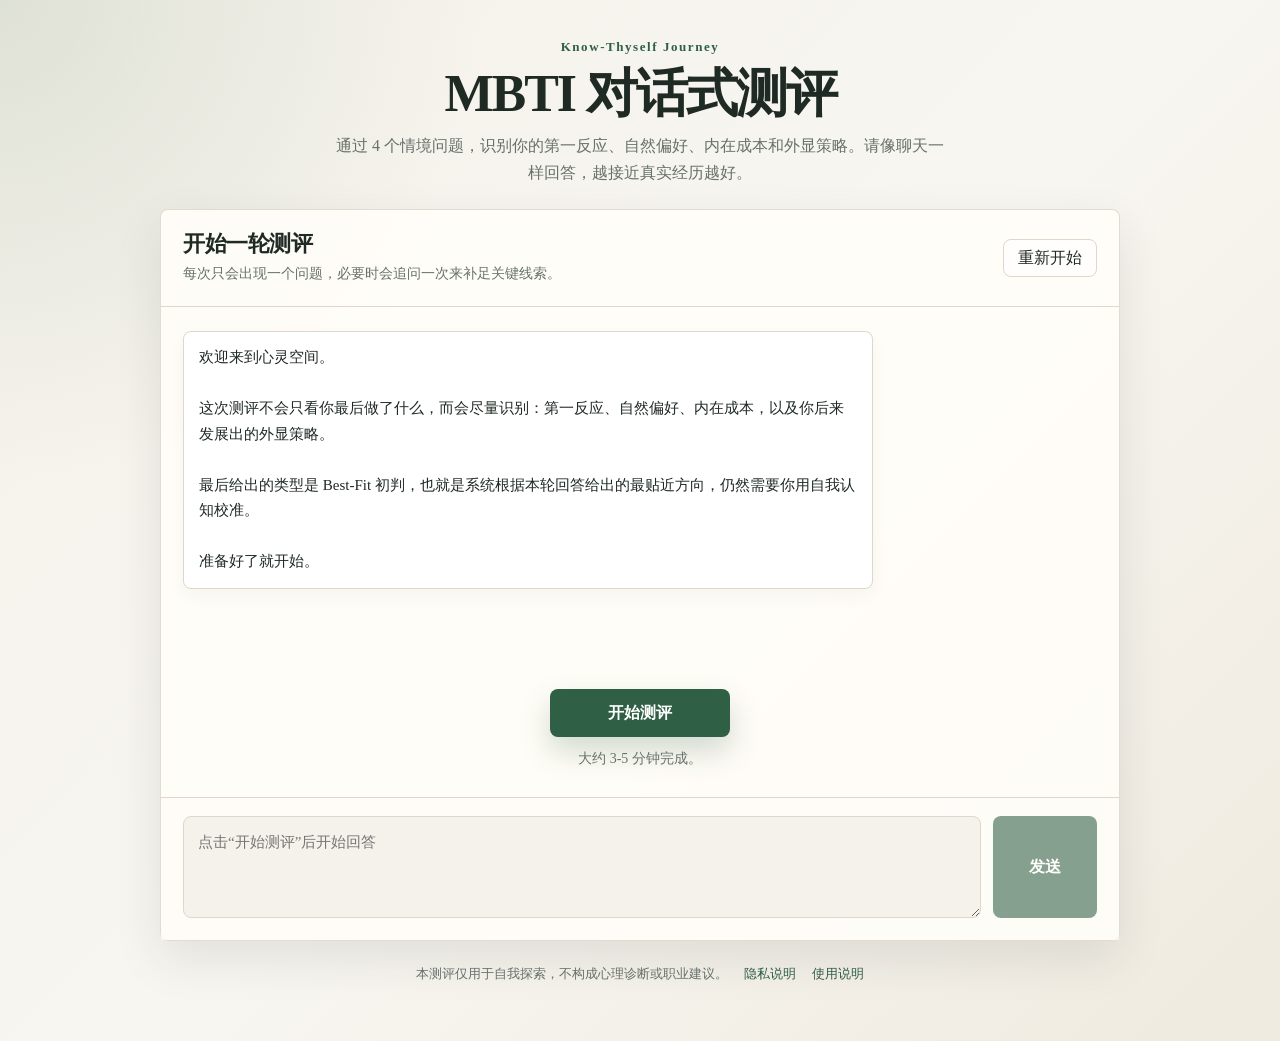
<file: index.html>
<!doctype html>
<html lang="zh-CN">
  <head>
    <meta charset="utf-8" />
    <meta name="viewport" content="width=device-width, initial-scale=1" />
    <meta
      name="description"
      content="Know-Thyself Journey 的 MBTI 对话式测评，通过 4 个情境问题探索自然偏好、外显策略和内在成本。"
    />
    <title>Know-Thyself Journey｜MBTI 对话式测评</title>
    <style>
      :root {
        --page: #f4f1ea;
        --paper: #fffdf8;
        --paper-strong: #ffffff;
        --ink: #1f2a24;
        --muted: #66716a;
        --line: #ded7ca;
        --agent: #ffffff;
        --user: #dfeade;
        --accent: #2f5f45;
        --accent-hover: #254b37;
        --danger: #a23b2a;
        --shadow: 0 18px 48px rgba(31, 42, 36, 0.1);
        --radius: 8px;
      }

      * {
        box-sizing: border-box;
      }

      html {
        min-height: 100%;
        background:
          radial-gradient(circle at top left, rgba(111, 143, 106, 0.16), transparent 30rem),
          linear-gradient(135deg, #f4f1ea 0%, #f8f6f1 52%, #efeadf 100%);
      }

      body {
        margin: 0;
        min-height: 100%;
        color: var(--ink);
        font-family:
          "Songti SC",
          "Noto Serif CJK SC",
          "Source Han Serif SC",
          "PingFang SC",
          "Hiragino Sans GB",
          "Microsoft YaHei",
          serif;
        line-height: 1.7;
      }

      button,
      textarea {
        font: inherit;
      }

      button {
        border: 0;
      }

      .page-shell {
        width: min(960px, calc(100vw - 32px));
        margin: 0 auto;
        padding: 36px 0 56px;
      }

      .hero {
        max-width: 760px;
        margin: 0 auto 22px;
        text-align: center;
      }

      .eyebrow {
        margin: 0 0 8px;
        color: var(--accent);
        font-size: 13px;
        font-weight: 700;
        letter-spacing: 0.12em;
      }

      h1,
      h2,
      p {
        margin-top: 0;
      }

      h1 {
        margin-bottom: 10px;
        font-size: clamp(32px, 5vw, 52px);
        line-height: 1.08;
        letter-spacing: -0.04em;
      }

      .subtitle {
        margin: 0 auto;
        max-width: 620px;
        color: var(--muted);
        font-size: 16px;
      }

      .experience-card,
      .report-panel {
        border: 1px solid rgba(222, 215, 202, 0.86);
        border-radius: var(--radius);
        background: rgba(255, 253, 248, 0.92);
        box-shadow: var(--shadow);
      }

      .card-header,
      .report-header {
        display: flex;
        align-items: center;
        justify-content: space-between;
        gap: 18px;
        padding: 20px 22px;
        border-bottom: 1px solid var(--line);
      }

      .card-header h2,
      .report-header h2 {
        margin: 0;
        font-size: 22px;
        line-height: 1.3;
        letter-spacing: -0.02em;
      }

      .card-header p {
        margin: 4px 0 0;
        color: var(--muted);
        font-size: 14px;
      }

      .messages {
        min-height: 380px;
        max-height: 58vh;
        overflow-y: auto;
        padding: 24px 22px 8px;
        scroll-behavior: smooth;
      }

      .message {
        display: flex;
        margin-bottom: 16px;
      }

      .message.user {
        justify-content: flex-end;
      }

      .message.agent {
        justify-content: flex-start;
      }

      .bubble {
        max-width: min(690px, 86%);
        padding: 13px 15px;
        border: 1px solid var(--line);
        border-radius: var(--radius);
        background: var(--agent);
        color: var(--ink);
        font-size: 15px;
        white-space: pre-wrap;
        box-shadow: 0 8px 18px rgba(31, 42, 36, 0.04);
      }

      .message.user .bubble {
        border-color: #cbdcc8;
        background: var(--user);
      }

      .start-area {
        display: grid;
        justify-items: center;
        gap: 10px;
        padding: 2px 22px 26px;
      }

      .start-area.is-hidden,
      .report-panel.is-hidden {
        display: none;
      }

      .start-area p {
        margin: 0;
        color: var(--muted);
        font-size: 14px;
      }

      .start-button,
      .composer button {
        min-height: 48px;
        border-radius: var(--radius);
        background: var(--accent);
        color: #fff;
        cursor: pointer;
        font-weight: 700;
        transition:
          background 160ms ease,
          transform 160ms ease,
          box-shadow 160ms ease;
      }

      .start-button {
        min-width: 180px;
        padding: 0 26px;
        font-size: 16px;
        box-shadow: 0 14px 30px rgba(47, 95, 69, 0.22);
      }

      .start-button:hover,
      .composer button:hover {
        background: var(--accent-hover);
        transform: translateY(-1px);
      }

      .ghost-button {
        min-height: 38px;
        padding: 0 14px;
        border: 1px solid var(--line);
        border-radius: var(--radius);
        background: rgba(255, 255, 255, 0.62);
        color: var(--ink);
        cursor: pointer;
      }

      button:disabled {
        cursor: not-allowed;
        opacity: 0.58;
        transform: none;
      }

      .composer {
        display: grid;
        grid-template-columns: 1fr 104px;
        gap: 12px;
        padding: 18px 22px 22px;
        border-top: 1px solid var(--line);
        background: rgba(255, 253, 248, 0.72);
      }

      textarea {
        width: 100%;
        min-height: 72px;
        max-height: 190px;
        resize: vertical;
        border: 1px solid var(--line);
        border-radius: var(--radius);
        padding: 13px 14px;
        outline: none;
        background: #fff;
        color: var(--ink);
        font-size: 15px;
        line-height: 1.65;
      }

      textarea:focus {
        border-color: rgba(47, 95, 69, 0.58);
        box-shadow: 0 0 0 4px rgba(47, 95, 69, 0.1);
      }

      textarea:disabled {
        background: #f5f2eb;
        color: var(--muted);
      }

      .report-panel {
        margin-top: 22px;
        overflow: hidden;
      }

      .report-header {
        align-items: flex-start;
        background: rgba(255, 255, 255, 0.5);
      }

      .report-content {
        padding: 26px 30px 32px;
        background: var(--paper-strong);
        color: var(--ink);
        font-size: 16px;
        line-height: 1.85;
        user-select: text;
      }

      .report-summary-grid {
        display: grid;
        grid-template-columns: repeat(3, minmax(0, 1fr));
        gap: 12px;
        margin-bottom: 18px;
      }

      .summary-card,
      .report-block,
      .dimension-card,
      .feedback-panel {
        border: 1px solid var(--line);
        border-radius: var(--radius);
        background: #fffdf8;
      }

      .summary-card {
        padding: 14px;
      }

      .summary-card span,
      .report-kicker {
        display: block;
        color: var(--muted);
        font-size: 12px;
        font-weight: 700;
        letter-spacing: 0.08em;
      }

      .summary-card strong {
        display: block;
        margin-top: 5px;
        font-size: 18px;
        line-height: 1.35;
      }

      .report-block {
        margin-top: 14px;
        padding: 18px;
      }

      .report-block h3,
      .report-details summary {
        margin: 0 0 10px;
        font-size: 18px;
        line-height: 1.35;
        letter-spacing: -0.01em;
      }

      .report-block p {
        margin: 0 0 10px;
      }

      .report-list {
        margin: 0;
        padding-left: 1.2em;
      }

      .report-list li + li {
        margin-top: 6px;
      }

      .dimension-grid {
        display: grid;
        grid-template-columns: repeat(2, minmax(0, 1fr));
        gap: 12px;
        margin-top: 12px;
      }

      .strength-chart {
        display: grid;
        gap: 16px;
        margin-top: 14px;
      }

      .axis-row {
        display: grid;
        grid-template-columns: 88px 1fr 120px;
        gap: 14px;
        align-items: center;
      }

      .axis-title {
        display: grid;
        gap: 2px;
      }

      .axis-title strong {
        font-size: 15px;
        line-height: 1.25;
      }

      .axis-title span,
      .axis-note {
        color: var(--muted);
        font-size: 12px;
        line-height: 1.35;
      }

      .axis-wrap {
        display: grid;
        gap: 7px;
      }

      .axis-labels {
        display: flex;
        justify-content: space-between;
        color: var(--muted);
        font-size: 13px;
        font-weight: 700;
      }

      .axis-track {
        position: relative;
        height: 28px;
        border: 1px solid var(--line);
        border-radius: 999px;
        background:
          linear-gradient(90deg, rgba(47, 95, 69, 0.06), rgba(47, 95, 69, 0.02) 50%, rgba(47, 95, 69, 0.06)),
          #fff;
        overflow: hidden;
      }

      .axis-track::before {
        position: absolute;
        top: 0;
        bottom: 0;
        left: 50%;
        width: 1px;
        background: rgba(31, 42, 36, 0.22);
        content: "";
      }

      .axis-band {
        position: absolute;
        top: 4px;
        bottom: 4px;
        left: var(--band-left);
        width: var(--band-width);
        border-radius: 999px;
        background: rgba(47, 95, 69, 0.82);
        box-shadow: 0 4px 12px rgba(47, 95, 69, 0.2);
      }

      .axis-row.is-variable .axis-band {
        background: rgba(137, 92, 37, 0.78);
        box-shadow: 0 4px 12px rgba(137, 92, 37, 0.18);
      }

      .axis-row.is-unclear .axis-band {
        background: rgba(102, 113, 106, 0.45);
        box-shadow: none;
      }

      .axis-strategy {
        position: absolute;
        top: 2px;
        bottom: 2px;
        left: var(--strategy-left);
        width: 2px;
        border-radius: 999px;
        background: #1f2a24;
        transform: translateX(-1px);
      }

      .axis-score {
        justify-self: end;
        min-width: 82px;
        padding: 5px 9px;
        border-radius: 999px;
        background: #edf3e9;
        color: var(--accent);
        font-size: 13px;
        font-weight: 700;
        text-align: center;
      }

      .axis-row.is-variable .axis-score {
        background: #f5ece2;
        color: #895c25;
      }

      .axis-row.is-unclear .axis-score {
        background: #efede8;
        color: var(--muted);
      }

      .axis-legend {
        display: flex;
        flex-wrap: wrap;
        gap: 12px;
        margin-top: 12px;
        color: var(--muted);
        font-size: 13px;
      }

      .legend-item {
        display: inline-flex;
        align-items: center;
        gap: 6px;
      }

      .legend-swatch {
        display: inline-block;
        width: 22px;
        height: 10px;
        border-radius: 999px;
        background: rgba(47, 95, 69, 0.82);
      }

      .legend-line {
        display: inline-block;
        width: 2px;
        height: 16px;
        border-radius: 999px;
        background: #1f2a24;
      }

      .dimension-card {
        padding: 14px;
      }

      .dimension-card h4 {
        margin: 0 0 8px;
        font-size: 16px;
      }

      .dimension-card p {
        margin: 6px 0 0;
        color: var(--muted);
        font-size: 14px;
        line-height: 1.65;
      }

      .tag-row {
        display: flex;
        flex-wrap: wrap;
        gap: 8px;
        margin-top: 10px;
      }

      .tag {
        display: inline-flex;
        align-items: center;
        min-height: 28px;
        padding: 4px 9px;
        border-radius: 999px;
        background: #edf3e9;
        color: #2f5f45;
        font-size: 13px;
        font-weight: 700;
      }

      .tag.is-variable {
        background: #f5ece2;
        color: #895c25;
      }

      .report-details {
        margin-top: 14px;
        border: 1px solid var(--line);
        border-radius: var(--radius);
        background: #fffdf8;
      }

      .report-details summary {
        margin: 0;
        padding: 15px 18px;
        cursor: pointer;
        list-style-position: inside;
      }

      .report-details-body {
        padding: 0 18px 18px;
      }

      .feedback-panel {
        margin: 0 30px 30px;
        padding: 18px;
        background: #fbf7ef;
      }

      .feedback-panel h3 {
        margin: 0 0 6px;
        font-size: 18px;
      }

      .feedback-panel p {
        margin: 0 0 12px;
        color: var(--muted);
        font-size: 14px;
      }

      .feedback-form {
        display: grid;
        gap: 14px;
      }

      .rating-group {
        display: grid;
        grid-template-columns: repeat(5, minmax(0, 1fr));
        gap: 8px;
      }

      .rating-option {
        position: relative;
      }

      .rating-option input {
        position: absolute;
        opacity: 0;
        pointer-events: none;
      }

      .rating-option span {
        display: grid;
        min-height: 58px;
        place-items: center;
        padding: 8px;
        border: 1px solid var(--line);
        border-radius: var(--radius);
        background: #fff;
        color: var(--ink);
        cursor: pointer;
        font-size: 13px;
        line-height: 1.35;
        text-align: center;
        transition:
          border-color 160ms ease,
          background 160ms ease,
          box-shadow 160ms ease,
          transform 160ms ease;
      }

      .rating-option strong {
        display: block;
        font-size: 18px;
        line-height: 1;
      }

      .rating-option input:checked + span {
        border-color: rgba(47, 95, 69, 0.7);
        background: #edf3e9;
        box-shadow: 0 8px 20px rgba(47, 95, 69, 0.12);
        color: var(--accent);
        transform: translateY(-1px);
      }

      .feedback-field {
        display: grid;
        gap: 6px;
      }

      .feedback-field label,
      .rating-label {
        color: var(--ink);
        font-size: 14px;
        font-weight: 700;
      }

      .feedback-field small,
      .rating-help {
        color: var(--muted);
        font-size: 13px;
        line-height: 1.45;
      }

      .feedback-actions {
        display: flex;
        align-items: center;
        flex-wrap: wrap;
        gap: 12px;
      }

      .feedback-submit,
      .feedback-copy {
        min-height: 42px;
        padding: 0 18px;
        border-radius: var(--radius);
        cursor: pointer;
        font-weight: 700;
      }

      .feedback-submit {
        background: var(--accent);
        color: #fff;
      }

      .feedback-copy {
        border: 1px solid var(--line);
        background: rgba(255, 255, 255, 0.72);
        color: var(--ink);
      }

      .feedback-result {
        margin: 0;
        font-size: 14px;
      }

      .feedback-result.is-valid {
        color: var(--accent);
      }

      .feedback-result.is-invalid {
        color: var(--danger);
      }

      .feedback-result.is-syncing {
        color: var(--muted);
      }

      .sr-only {
        position: absolute;
        width: 1px;
        height: 1px;
        padding: 0;
        margin: -1px;
        overflow: hidden;
        clip: rect(0, 0, 0, 0);
        white-space: nowrap;
        border: 0;
      }

      .site-footer {
        display: flex;
        flex-wrap: wrap;
        justify-content: center;
        gap: 10px 16px;
        margin-top: 22px;
        color: var(--muted);
        font-size: 13px;
        text-align: center;
      }

      .site-footer a {
        color: var(--accent);
        text-decoration: none;
      }

      @media (max-width: 720px) {
        .page-shell {
          width: min(100vw - 20px, 100%);
          padding: 24px 0 34px;
        }

        .hero {
          text-align: left;
          padding: 0 4px;
        }

        .card-header,
        .report-header {
          align-items: flex-start;
          flex-direction: column;
          padding: 18px;
        }

        .messages {
          max-height: none;
          min-height: 340px;
          padding: 18px 16px 6px;
        }

        .bubble {
          max-width: 92%;
        }

        .composer {
          grid-template-columns: 1fr;
          padding: 16px;
        }

        .report-content {
          padding: 22px 18px 26px;
        }

        .report-summary-grid,
        .dimension-grid {
          grid-template-columns: 1fr;
        }

        .axis-row {
          grid-template-columns: 1fr;
          gap: 8px;
        }

        .axis-score {
          justify-self: start;
        }

        .feedback-panel {
          margin: 0 18px 24px;
        }

        .rating-group {
          grid-template-columns: 1fr;
        }
      }
    </style>
  </head>
  <body>
    <main class="page-shell">
      <header class="hero" aria-label="产品介绍">
        <p class="eyebrow">Know-Thyself Journey</p>
        <h1>MBTI 对话式测评</h1>
        <p class="subtitle">
          通过 4 个情境问题，识别你的第一反应、自然偏好、内在成本和外显策略。请像聊天一样回答，越接近真实经历越好。
        </p>
      </header>

      <section class="experience-card" aria-label="测评对话">
        <div class="card-header">
          <div>
            <h2>开始一轮测评</h2>
            <p>每次只会出现一个问题，必要时会追问一次来补足关键线索。</p>
          </div>
          <button id="restartButton" class="ghost-button" type="button">重新开始</button>
        </div>

        <div id="messages" class="messages" aria-live="polite"></div>

        <div id="startArea" class="start-area">
          <button id="startButton" class="start-button" type="button">开始测评</button>
          <p>大约 3-5 分钟完成。</p>
        </div>

        <form id="chatForm" class="composer">
          <label class="sr-only" for="messageInput">输入你的回答</label>
          <textarea id="messageInput" rows="3" placeholder="请在这里输入你的回答" autocomplete="off"></textarea>
          <button id="sendButton" type="submit">发送</button>
        </form>
      </section>

      <section id="reportPanel" class="report-panel is-hidden" aria-label="测评结果">
        <div class="report-header">
          <div>
            <p class="eyebrow">你的测评结果</p>
            <h2>自然偏好分析报告</h2>
          </div>
          <button id="copyReportButton" class="ghost-button" type="button">复制报告</button>
        </div>
        <article id="reportContent" class="report-content"></article>
        <section id="feedbackPanel" class="feedback-panel" aria-label="反馈入口">
          <h3>这份结果对你准确吗？</h3>
          <p>先给这份结果打分，后面两栏按你的真实感受自由填写。你写什么都可以，系统会在后台判断这条反馈适合怎样使用。</p>
          <form id="feedbackForm" class="feedback-form">
            <div>
              <div class="rating-label">结果价值评分</div>
              <p class="rating-help">5 分 = 结果很有价值和参考性；1 分 = 基本没有参考价值。</p>
              <div class="rating-group" role="radiogroup" aria-label="结果价值评分">
                <label class="rating-option"><input type="radio" name="feedbackRating" value="5" /><span><strong>5</strong>很有价值</span></label>
                <label class="rating-option"><input type="radio" name="feedbackRating" value="4" /><span><strong>4</strong>比较有参考</span></label>
                <label class="rating-option"><input type="radio" name="feedbackRating" value="3" /><span><strong>3</strong>部分有参考</span></label>
                <label class="rating-option"><input type="radio" name="feedbackRating" value="2" /><span><strong>2</strong>参考性较弱</span></label>
                <label class="rating-option"><input type="radio" name="feedbackRating" value="1" /><span><strong>1</strong>基本不准</span></label>
              </div>
            </div>
            <div class="feedback-field">
              <label for="feedbackAgreeInput">哪些地方与你的自我认知一致？</label>
              <small>可以很短，也可以很具体；比如“都一致”“TF比较准”“JP说中了”。</small>
              <textarea id="feedbackAgreeInput" rows="3" placeholder="按你的真实感受写就可以。"></textarea>
            </div>
            <div class="feedback-field">
              <label for="feedbackDisagreeInput">哪些地方你认为不准确？</label>
              <small>如果没有，也可以写“没有”“暂无”；如果有，按你自己的话写就行。</small>
              <textarea id="feedbackDisagreeInput" rows="3" placeholder="按你的真实感受写就可以。"></textarea>
            </div>
            <div class="feedback-actions">
              <button id="feedbackSubmitButton" class="feedback-submit" type="submit">提交反馈</button>
              <button id="feedbackCopyButton" class="feedback-copy" type="button" hidden>复制反馈内容</button>
              <p id="feedbackResult" class="feedback-result" aria-live="polite"></p>
            </div>
          </form>
        </section>
      </section>
      <footer class="site-footer">
        <span>本测评仅用于自我探索，不构成心理诊断或职业建议。</span>
        <a href="./privacy.html" target="_blank" rel="noopener">隐私说明</a>
        <a href="./terms.html" target="_blank" rel="noopener">使用说明</a>
      </footer>
    </main>

    <script src="./mbti_experience_v2.js?v=20260624b"></script>
  </body>
</html>
</file>
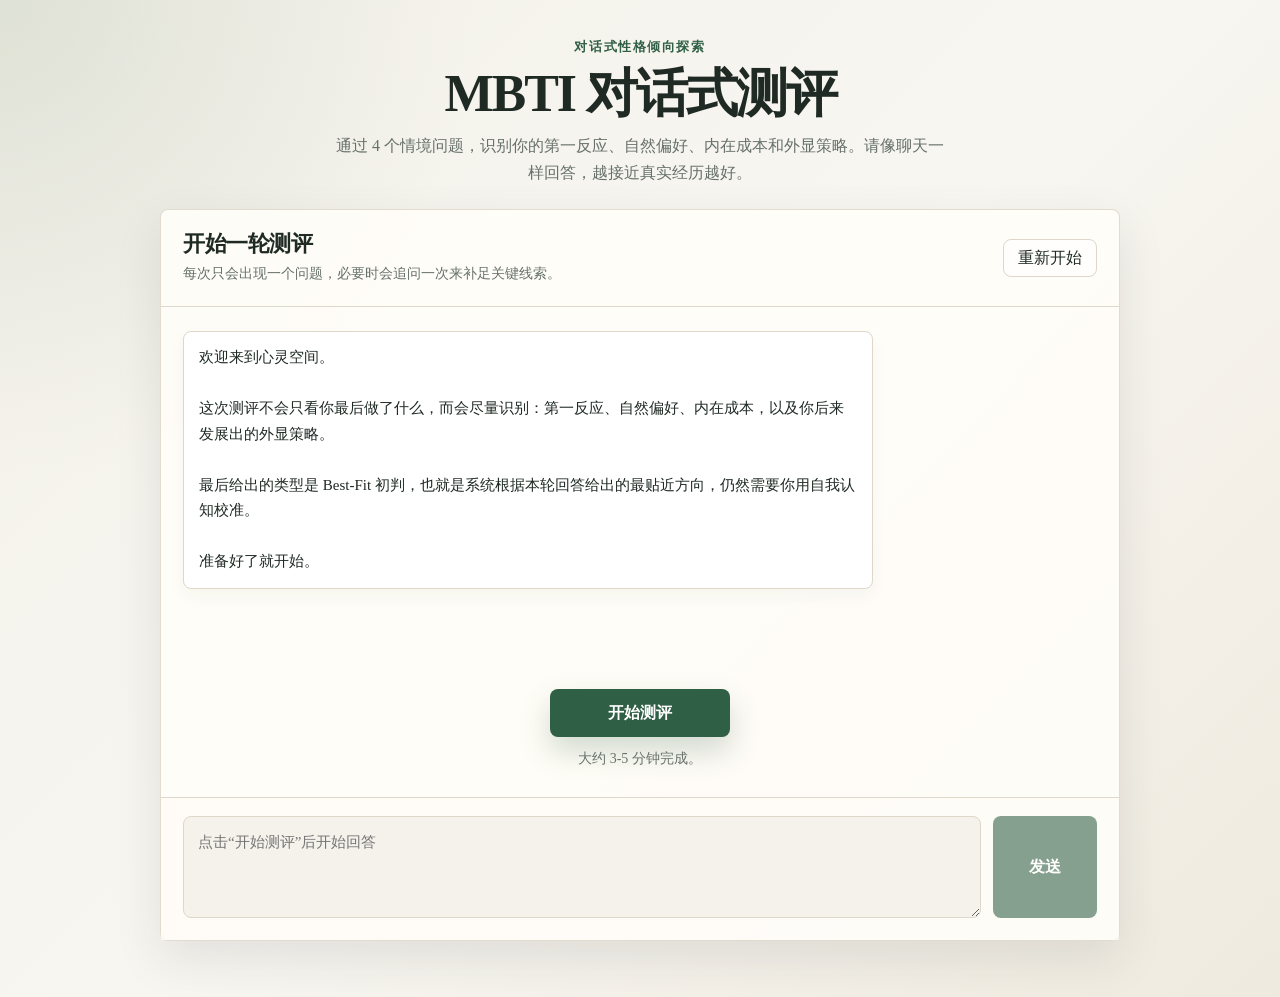
<file: MBTI_EXPERIENCE.html>
<!doctype html>
<html lang="zh-CN">
  <head>
    <meta charset="utf-8" />
    <meta name="viewport" content="width=device-width, initial-scale=1" />
    <title>MBTI 对话式测评</title>
    <style>
      :root {
        --page: #f4f1ea;
        --paper: #fffdf8;
        --paper-strong: #ffffff;
        --ink: #1f2a24;
        --muted: #66716a;
        --line: #ded7ca;
        --agent: #ffffff;
        --user: #dfeade;
        --accent: #2f5f45;
        --accent-hover: #254b37;
        --danger: #a23b2a;
        --shadow: 0 18px 48px rgba(31, 42, 36, 0.1);
        --radius: 8px;
      }

      * {
        box-sizing: border-box;
      }

      html {
        min-height: 100%;
        background:
          radial-gradient(circle at top left, rgba(111, 143, 106, 0.16), transparent 30rem),
          linear-gradient(135deg, #f4f1ea 0%, #f8f6f1 52%, #efeadf 100%);
      }

      body {
        margin: 0;
        min-height: 100%;
        color: var(--ink);
        font-family:
          "Songti SC",
          "Noto Serif CJK SC",
          "Source Han Serif SC",
          "PingFang SC",
          "Hiragino Sans GB",
          "Microsoft YaHei",
          serif;
        line-height: 1.7;
      }

      button,
      textarea {
        font: inherit;
      }

      button {
        border: 0;
      }

      .page-shell {
        width: min(960px, calc(100vw - 32px));
        margin: 0 auto;
        padding: 36px 0 56px;
      }

      .hero {
        max-width: 760px;
        margin: 0 auto 22px;
        text-align: center;
      }

      .eyebrow {
        margin: 0 0 8px;
        color: var(--accent);
        font-size: 13px;
        font-weight: 700;
        letter-spacing: 0.12em;
      }

      h1,
      h2,
      p {
        margin-top: 0;
      }

      h1 {
        margin-bottom: 10px;
        font-size: clamp(32px, 5vw, 52px);
        line-height: 1.08;
        letter-spacing: -0.04em;
      }

      .subtitle {
        margin: 0 auto;
        max-width: 620px;
        color: var(--muted);
        font-size: 16px;
      }

      .experience-card,
      .report-panel {
        border: 1px solid rgba(222, 215, 202, 0.86);
        border-radius: var(--radius);
        background: rgba(255, 253, 248, 0.92);
        box-shadow: var(--shadow);
      }

      .card-header,
      .report-header {
        display: flex;
        align-items: center;
        justify-content: space-between;
        gap: 18px;
        padding: 20px 22px;
        border-bottom: 1px solid var(--line);
      }

      .card-header h2,
      .report-header h2 {
        margin: 0;
        font-size: 22px;
        line-height: 1.3;
        letter-spacing: -0.02em;
      }

      .card-header p {
        margin: 4px 0 0;
        color: var(--muted);
        font-size: 14px;
      }

      .messages {
        min-height: 380px;
        max-height: 58vh;
        overflow-y: auto;
        padding: 24px 22px 8px;
        scroll-behavior: smooth;
      }

      .message {
        display: flex;
        margin-bottom: 16px;
      }

      .message.user {
        justify-content: flex-end;
      }

      .message.agent {
        justify-content: flex-start;
      }

      .bubble {
        max-width: min(690px, 86%);
        padding: 13px 15px;
        border: 1px solid var(--line);
        border-radius: var(--radius);
        background: var(--agent);
        color: var(--ink);
        font-size: 15px;
        white-space: pre-wrap;
        box-shadow: 0 8px 18px rgba(31, 42, 36, 0.04);
      }

      .message.user .bubble {
        border-color: #cbdcc8;
        background: var(--user);
      }

      .start-area {
        display: grid;
        justify-items: center;
        gap: 10px;
        padding: 2px 22px 26px;
      }

      .start-area.is-hidden,
      .report-panel.is-hidden {
        display: none;
      }

      .start-area p {
        margin: 0;
        color: var(--muted);
        font-size: 14px;
      }

      .start-button,
      .composer button {
        min-height: 48px;
        border-radius: var(--radius);
        background: var(--accent);
        color: #fff;
        cursor: pointer;
        font-weight: 700;
        transition:
          background 160ms ease,
          transform 160ms ease,
          box-shadow 160ms ease;
      }

      .start-button {
        min-width: 180px;
        padding: 0 26px;
        font-size: 16px;
        box-shadow: 0 14px 30px rgba(47, 95, 69, 0.22);
      }

      .start-button:hover,
      .composer button:hover {
        background: var(--accent-hover);
        transform: translateY(-1px);
      }

      .ghost-button {
        min-height: 38px;
        padding: 0 14px;
        border: 1px solid var(--line);
        border-radius: var(--radius);
        background: rgba(255, 255, 255, 0.62);
        color: var(--ink);
        cursor: pointer;
      }

      button:disabled {
        cursor: not-allowed;
        opacity: 0.58;
        transform: none;
      }

      .composer {
        display: grid;
        grid-template-columns: 1fr 104px;
        gap: 12px;
        padding: 18px 22px 22px;
        border-top: 1px solid var(--line);
        background: rgba(255, 253, 248, 0.72);
      }

      textarea {
        width: 100%;
        min-height: 72px;
        max-height: 190px;
        resize: vertical;
        border: 1px solid var(--line);
        border-radius: var(--radius);
        padding: 13px 14px;
        outline: none;
        background: #fff;
        color: var(--ink);
        font-size: 15px;
        line-height: 1.65;
      }

      textarea:focus {
        border-color: rgba(47, 95, 69, 0.58);
        box-shadow: 0 0 0 4px rgba(47, 95, 69, 0.1);
      }

      textarea:disabled {
        background: #f5f2eb;
        color: var(--muted);
      }

      .report-panel {
        margin-top: 22px;
        overflow: hidden;
      }

      .report-header {
        align-items: flex-start;
        background: rgba(255, 255, 255, 0.5);
      }

      .report-content {
        padding: 26px 30px 32px;
        background: var(--paper-strong);
        color: var(--ink);
        font-size: 16px;
        line-height: 1.85;
        user-select: text;
      }

      .report-summary-grid {
        display: grid;
        grid-template-columns: repeat(3, minmax(0, 1fr));
        gap: 12px;
        margin-bottom: 18px;
      }

      .summary-card,
      .report-block,
      .dimension-card,
      .feedback-panel {
        border: 1px solid var(--line);
        border-radius: var(--radius);
        background: #fffdf8;
      }

      .summary-card {
        padding: 14px;
      }

      .summary-card span,
      .report-kicker {
        display: block;
        color: var(--muted);
        font-size: 12px;
        font-weight: 700;
        letter-spacing: 0.08em;
      }

      .summary-card strong {
        display: block;
        margin-top: 5px;
        font-size: 18px;
        line-height: 1.35;
      }

      .report-block {
        margin-top: 14px;
        padding: 18px;
      }

      .report-block h3,
      .report-details summary {
        margin: 0 0 10px;
        font-size: 18px;
        line-height: 1.35;
        letter-spacing: -0.01em;
      }

      .report-block p {
        margin: 0 0 10px;
      }

      .report-list {
        margin: 0;
        padding-left: 1.2em;
      }

      .report-list li + li {
        margin-top: 6px;
      }

      .dimension-grid {
        display: grid;
        grid-template-columns: repeat(2, minmax(0, 1fr));
        gap: 12px;
        margin-top: 12px;
      }

      .strength-chart {
        display: grid;
        gap: 16px;
        margin-top: 14px;
      }

      .axis-row {
        display: grid;
        grid-template-columns: 88px 1fr 120px;
        gap: 14px;
        align-items: center;
      }

      .axis-title {
        display: grid;
        gap: 2px;
      }

      .axis-title strong {
        font-size: 15px;
        line-height: 1.25;
      }

      .axis-title span,
      .axis-note {
        color: var(--muted);
        font-size: 12px;
        line-height: 1.35;
      }

      .axis-wrap {
        display: grid;
        gap: 7px;
      }

      .axis-labels {
        display: flex;
        justify-content: space-between;
        color: var(--muted);
        font-size: 13px;
        font-weight: 700;
      }

      .axis-track {
        position: relative;
        height: 28px;
        border: 1px solid var(--line);
        border-radius: 999px;
        background:
          linear-gradient(90deg, rgba(47, 95, 69, 0.06), rgba(47, 95, 69, 0.02) 50%, rgba(47, 95, 69, 0.06)),
          #fff;
        overflow: hidden;
      }

      .axis-track::before {
        position: absolute;
        top: 0;
        bottom: 0;
        left: 50%;
        width: 1px;
        background: rgba(31, 42, 36, 0.22);
        content: "";
      }

      .axis-band {
        position: absolute;
        top: 4px;
        bottom: 4px;
        left: var(--band-left);
        width: var(--band-width);
        border-radius: 999px;
        background: rgba(47, 95, 69, 0.82);
        box-shadow: 0 4px 12px rgba(47, 95, 69, 0.2);
      }

      .axis-row.is-variable .axis-band {
        background: rgba(137, 92, 37, 0.78);
        box-shadow: 0 4px 12px rgba(137, 92, 37, 0.18);
      }

      .axis-row.is-unclear .axis-band {
        background: rgba(102, 113, 106, 0.45);
        box-shadow: none;
      }

      .axis-strategy {
        position: absolute;
        top: 2px;
        bottom: 2px;
        left: var(--strategy-left);
        width: 2px;
        border-radius: 999px;
        background: #1f2a24;
        transform: translateX(-1px);
      }

      .axis-score {
        justify-self: end;
        min-width: 82px;
        padding: 5px 9px;
        border-radius: 999px;
        background: #edf3e9;
        color: var(--accent);
        font-size: 13px;
        font-weight: 700;
        text-align: center;
      }

      .axis-row.is-variable .axis-score {
        background: #f5ece2;
        color: #895c25;
      }

      .axis-row.is-unclear .axis-score {
        background: #efede8;
        color: var(--muted);
      }

      .axis-legend {
        display: flex;
        flex-wrap: wrap;
        gap: 12px;
        margin-top: 12px;
        color: var(--muted);
        font-size: 13px;
      }

      .legend-item {
        display: inline-flex;
        align-items: center;
        gap: 6px;
      }

      .legend-swatch {
        display: inline-block;
        width: 22px;
        height: 10px;
        border-radius: 999px;
        background: rgba(47, 95, 69, 0.82);
      }

      .legend-line {
        display: inline-block;
        width: 2px;
        height: 16px;
        border-radius: 999px;
        background: #1f2a24;
      }

      .dimension-card {
        padding: 14px;
      }

      .dimension-card h4 {
        margin: 0 0 8px;
        font-size: 16px;
      }

      .dimension-card p {
        margin: 6px 0 0;
        color: var(--muted);
        font-size: 14px;
        line-height: 1.65;
      }

      .tag-row {
        display: flex;
        flex-wrap: wrap;
        gap: 8px;
        margin-top: 10px;
      }

      .tag {
        display: inline-flex;
        align-items: center;
        min-height: 28px;
        padding: 4px 9px;
        border-radius: 999px;
        background: #edf3e9;
        color: #2f5f45;
        font-size: 13px;
        font-weight: 700;
      }

      .tag.is-variable {
        background: #f5ece2;
        color: #895c25;
      }

      .report-details {
        margin-top: 14px;
        border: 1px solid var(--line);
        border-radius: var(--radius);
        background: #fffdf8;
      }

      .report-details summary {
        margin: 0;
        padding: 15px 18px;
        cursor: pointer;
        list-style-position: inside;
      }

      .report-details-body {
        padding: 0 18px 18px;
      }

      .feedback-panel {
        margin: 0 30px 30px;
        padding: 18px;
        background: #fbf7ef;
      }

      .feedback-panel h3 {
        margin: 0 0 6px;
        font-size: 18px;
      }

      .feedback-panel p {
        margin: 0 0 12px;
        color: var(--muted);
        font-size: 14px;
      }

      .feedback-form {
        display: grid;
        gap: 14px;
      }

      .rating-group {
        display: grid;
        grid-template-columns: repeat(5, minmax(0, 1fr));
        gap: 8px;
      }

      .rating-option {
        position: relative;
      }

      .rating-option input {
        position: absolute;
        opacity: 0;
        pointer-events: none;
      }

      .rating-option span {
        display: grid;
        min-height: 58px;
        place-items: center;
        padding: 8px;
        border: 1px solid var(--line);
        border-radius: var(--radius);
        background: #fff;
        color: var(--ink);
        cursor: pointer;
        font-size: 13px;
        line-height: 1.35;
        text-align: center;
        transition:
          border-color 160ms ease,
          background 160ms ease,
          box-shadow 160ms ease,
          transform 160ms ease;
      }

      .rating-option strong {
        display: block;
        font-size: 18px;
        line-height: 1;
      }

      .rating-option input:checked + span {
        border-color: rgba(47, 95, 69, 0.7);
        background: #edf3e9;
        box-shadow: 0 8px 20px rgba(47, 95, 69, 0.12);
        color: var(--accent);
        transform: translateY(-1px);
      }

      .feedback-field {
        display: grid;
        gap: 6px;
      }

      .feedback-field label,
      .rating-label {
        color: var(--ink);
        font-size: 14px;
        font-weight: 700;
      }

      .feedback-field small,
      .rating-help {
        color: var(--muted);
        font-size: 13px;
        line-height: 1.45;
      }

      .feedback-actions {
        display: flex;
        align-items: center;
        gap: 12px;
      }

      .feedback-submit {
        min-height: 42px;
        padding: 0 18px;
        border-radius: var(--radius);
        background: var(--accent);
        color: #fff;
        cursor: pointer;
        font-weight: 700;
      }

      .feedback-result {
        margin: 0;
        font-size: 14px;
      }

      .feedback-result.is-valid {
        color: var(--accent);
      }

      .feedback-result.is-invalid {
        color: var(--danger);
      }

      .sr-only {
        position: absolute;
        width: 1px;
        height: 1px;
        padding: 0;
        margin: -1px;
        overflow: hidden;
        clip: rect(0, 0, 0, 0);
        white-space: nowrap;
        border: 0;
      }

      @media (max-width: 720px) {
        .page-shell {
          width: min(100vw - 20px, 100%);
          padding: 24px 0 34px;
        }

        .hero {
          text-align: left;
          padding: 0 4px;
        }

        .card-header,
        .report-header {
          align-items: flex-start;
          flex-direction: column;
          padding: 18px;
        }

        .messages {
          max-height: none;
          min-height: 340px;
          padding: 18px 16px 6px;
        }

        .bubble {
          max-width: 92%;
        }

        .composer {
          grid-template-columns: 1fr;
          padding: 16px;
        }

        .report-content {
          padding: 22px 18px 26px;
        }

        .report-summary-grid,
        .dimension-grid {
          grid-template-columns: 1fr;
        }

        .axis-row {
          grid-template-columns: 1fr;
          gap: 8px;
        }

        .axis-score {
          justify-self: start;
        }

        .feedback-panel {
          margin: 0 18px 24px;
        }

        .rating-group {
          grid-template-columns: 1fr;
        }
      }
    </style>
  </head>
  <body>
    <main class="page-shell">
      <header class="hero" aria-label="产品介绍">
        <p class="eyebrow">对话式性格倾向探索</p>
        <h1>MBTI 对话式测评</h1>
        <p class="subtitle">
          通过 4 个情境问题，识别你的第一反应、自然偏好、内在成本和外显策略。请像聊天一样回答，越接近真实经历越好。
        </p>
      </header>

      <section class="experience-card" aria-label="测评对话">
        <div class="card-header">
          <div>
            <h2>开始一轮测评</h2>
            <p>每次只会出现一个问题，必要时会追问一次来补足关键线索。</p>
          </div>
          <button id="restartButton" class="ghost-button" type="button">重新开始</button>
        </div>

        <div id="messages" class="messages" aria-live="polite"></div>

        <div id="startArea" class="start-area">
          <button id="startButton" class="start-button" type="button">开始测评</button>
          <p>大约 3-5 分钟完成。</p>
        </div>

        <form id="chatForm" class="composer">
          <label class="sr-only" for="messageInput">输入你的回答</label>
          <textarea id="messageInput" rows="3" placeholder="请在这里输入你的回答" autocomplete="off"></textarea>
          <button id="sendButton" type="submit">发送</button>
        </form>
      </section>

      <section id="reportPanel" class="report-panel is-hidden" aria-label="测评结果">
        <div class="report-header">
          <div>
            <p class="eyebrow">你的测评结果</p>
            <h2>自然偏好分析报告</h2>
          </div>
          <button id="copyReportButton" class="ghost-button" type="button">复制报告</button>
        </div>
        <article id="reportContent" class="report-content"></article>
        <section id="feedbackPanel" class="feedback-panel" aria-label="反馈入口">
          <h3>这份结果对你准确吗？</h3>
          <p>先给这份结果打分，后面两栏按你的真实感受自由填写。你写什么都可以，系统会在后台判断这条反馈适合怎样使用。</p>
          <form id="feedbackForm" class="feedback-form">
            <div>
              <div class="rating-label">结果价值评分</div>
              <p class="rating-help">5 分 = 结果很有价值和参考性；1 分 = 基本没有参考价值。</p>
              <div class="rating-group" role="radiogroup" aria-label="结果价值评分">
                <label class="rating-option"><input type="radio" name="feedbackRating" value="5" /><span><strong>5</strong>很有价值</span></label>
                <label class="rating-option"><input type="radio" name="feedbackRating" value="4" /><span><strong>4</strong>比较有参考</span></label>
                <label class="rating-option"><input type="radio" name="feedbackRating" value="3" /><span><strong>3</strong>部分有参考</span></label>
                <label class="rating-option"><input type="radio" name="feedbackRating" value="2" /><span><strong>2</strong>参考性较弱</span></label>
                <label class="rating-option"><input type="radio" name="feedbackRating" value="1" /><span><strong>1</strong>基本不准</span></label>
              </div>
            </div>
            <div class="feedback-field">
              <label for="feedbackAgreeInput">哪些地方与你的自我认知一致？</label>
              <small>可以很短，也可以很具体；比如“都一致”“TF比较准”“JP说中了”。</small>
              <textarea id="feedbackAgreeInput" rows="3" placeholder="按你的真实感受写就可以。"></textarea>
            </div>
            <div class="feedback-field">
              <label for="feedbackDisagreeInput">哪些地方你认为不准确？</label>
              <small>如果没有，也可以写“没有”“暂无”；如果有，按你自己的话写就行。</small>
              <textarea id="feedbackDisagreeInput" rows="3" placeholder="按你的真实感受写就可以。"></textarea>
            </div>
            <div class="feedback-actions">
              <button id="feedbackSubmitButton" class="feedback-submit" type="submit">提交反馈</button>
              <p id="feedbackResult" class="feedback-result" aria-live="polite"></p>
            </div>
          </form>
        </section>
      </section>
    </main>

    <script type="text/plain" id="legacy-engine">
      const DIMENSION_ORDER = ["EI", "SN", "TF", "JP"];
      const DIMENSION_META = {
        EI: { name: "能量来源", left: "E", right: "I", leftLabel: "外部互动", rightLabel: "独处恢复" },
        SN: { name: "信息偏好", left: "S", right: "N", leftLabel: "具体步骤", rightLabel: "整体框架" },
        TF: { name: "决策权重", left: "T", right: "F", leftLabel: "原则逻辑", rightLabel: "关系感受" },
        JP: { name: "行动组织", left: "J", right: "P", leftLabel: "先定计划", rightLabel: "保留弹性" },
      };

      const TYPE_NAMES = {
        ISTJ: "物流师型", ISFJ: "守卫者型", INFJ: "提倡者型", INTJ: "建筑师型",
        ISTP: "鉴赏家型", ISFP: "探险家型", INFP: "调停者型", INTP: "思考者型",
        ESTP: "企业家型", ESFP: "表演者型", ENFP: "竞选者型", ENTP: "辩论者型",
        ESTJ: "总经理型", ESFJ: "执政官型", ENFJ: "主人公型", ENTJ: "指挥官型",
      };

      const QUESTIONS = {
        EI: "假设你有一个完整的周末或小长假，没有任何必须做的事，你一般会怎么安排这段时间？能想到平时比较多的情况就行。",
        SN: "如果要你快速学一个完全陌生的东西，比如一个新软件、一道新菜、一门完全没基础的课，你通常会怎么开始？能举一个你印象比较深的情况。",
        TF: "如果有个人找你帮忙，或者请你做一件你觉得不太合理、或者会占用你时间的事，你通常会怎么处理？能举一个你印象比较深的情况。",
        JP: "假设你要去一个从没去过的地方玩两天，或者要操办一件对你来说挺重要的事，你一般会怎么准备和推进？能举一个你印象比较深的情况。",
      };

      const FOLLOWUPS = {
        EI: "这样安排完之后，你通常感觉怎么样？是更放松、更有能量，还是反而有点累、需要一个人静静才能恢复？",
        SN: "你当时第一步具体做了什么？是先找教程步骤，还是先找原理？按你大多数时候的习惯来说。",
        TF: "当时你内心更纠结的是什么？是觉得不符合你的原则或安排，还是更担心拒绝后会让对方不高兴、或者影响你们的关系？按你大多数时候的反应来说。",
        JP: "后来如果有临时变化，比如原本订好的地方、时间、方式要调整，你通常会怎么反应？按你大多数时候的情况来说，是会想赶紧重新安排好，还是觉得无所谓、顺着走就行？",
      };

      const LEFT_KEYWORDS = {
        EI: ["找人", "约", "朋友", "热闹", "聚会", "聊天", "出去", "大家", "社交", "一起", "有人", "更有能量", "不闷"],
        SN: ["教程", "步骤", "说明书", "照着", "视频", "怎么做", "细节", "按顺序", "第一步", "具体"],
        TF: ["原则", "不合理", "客观", "对事不对人", "事实", "应该", "正当", "直接拒绝", "说明原因", "边界"],
        JP: ["计划", "安排", "提前", "订好", "不安心", "焦虑", "重新安排", "赶紧", "清单", "确定"],
      };

      const RIGHT_KEYWORDS = {
        EI: ["一个人", "独处", "安静", "在家", "看书", "静静", "累", "恢复", "充电", "消耗", "不想见人"],
        SN: ["原理", "整体", "框架", "底层逻辑", "为什么", "结构", "关联", "模式", "先了解", "逻辑"],
        TF: ["关系", "感受", "不好意思", "开不了口", "担心", "怕伤", "难受", "委婉", "对方不高兴", "尴尬"],
        JP: ["无所谓", "边走边看", "弹性", "临时", "不急", "顺着走", "随机", "开放", "变化", "自由"],
      };

      const AMBIGUOUS_WORDS = ["都有", "都可以", "看情况", "不一定", "说不准", "一半一半", "不好说", "不确定", "看状态"];
      const CONTEXT_WORDS = ["看人", "看关系", "看状态", "看内容", "看事情", "看重要", "工作", "生活", "不同场景", "不同情况"];
      const REFUSAL_WORDS = ["不想说", "不想补充", "不用补充", "已经回答", "不知道", "不记得", "算了", "跳过"];
      const L4_WORDS = ["总是", "每次", "必须", "受不了", "一定", "完全", "几乎", "长期", "大多数", "基本每次", "从来"];
      const L3_WORDS = ["上次", "最近", "比如", "具体", "先", "然后", "后来", "通常会", "我会", "一般会", "实际"];
      const L2_WORDS = ["喜欢", "倾向", "一般", "比较", "想", "觉得", "可能", "偏"];
      const L1_WORDS = ["外向", "内向", "理性", "感性", "随性", "自律", "拖延", "我是"];
      const ENERGY_WORDS = ["能量", "精力", "放松", "更有劲", "更有能量", "累", "恢复", "充电", "消耗", "舒服"];
      const CHANGE_WORDS = ["变化", "临时", "调整", "改", "重新安排", "顺着走", "计划赶不上"];
      const WEIGHT_WORDS = ["纠结", "担心", "原则", "关系", "不合理", "对方", "拒绝", "理由", "开不了口"];
      const FIRST_STEP_WORDS = ["先", "第一步", "开始", "上来", "教程", "步骤", "原理", "框架"];

      const messagesEl = document.getElementById("messages");
      const formEl = document.getElementById("chatForm");
      const inputEl = document.getElementById("messageInput");
      const sendButtonEl = document.getElementById("sendButton");
      const startButtonEl = document.getElementById("startButton");
      const startAreaEl = document.getElementById("startArea");
      const restartButtonEl = document.getElementById("restartButton");
      const reportPanelEl = document.getElementById("reportPanel");
      const reportContentEl = document.getElementById("reportContent");
      const copyReportButtonEl = document.getElementById("copyReportButton");

      let state;

      function reset() {
        state = {
          started: false,
          status: "ready",
          index: 0,
          results: {},
          followups: {},
          pendingResult: null,
          completed: false,
        };
        messagesEl.innerHTML = "";
        reportContentEl.textContent = "";
        reportPanelEl.classList.add("is-hidden");
        startAreaEl.classList.remove("is-hidden");
        inputEl.value = "";
        inputEl.disabled = true;
        inputEl.placeholder = "点击“开始测评”后开始回答";
        sendButtonEl.disabled = true;
        appendMessage("agent", "欢迎来到心灵空间。\n\n我会通过 4 个情境问题帮你更好地了解自己。这不是诊断，只是自我探索，你可以随时退出。\n\n准备好了就开始。");
      }

      function start() {
        state.started = true;
        state.status = "waiting_answer";
        startAreaEl.classList.add("is-hidden");
        appendMessage("user", "开始测评");
        appendMessage("agent", QUESTIONS[currentDimension()]);
        inputEl.disabled = false;
        sendButtonEl.disabled = false;
        inputEl.placeholder = "请结合真实经历回答，可以直接说“看情况”或举一个例子";
        inputEl.focus();
      }

      function handleUserMessage(message) {
        const text = message.trim();
        if (!text || state.completed) return;

        appendMessage("user", text);
        inputEl.value = "";
        resizeInput();

        if (isExit(text)) {
          appendMessage("agent", "好的，尊重你的选择。以后想继续探索，随时可以回来。");
          inputEl.disabled = true;
          sendButtonEl.disabled = true;
          return;
        }

        if (state.status === "waiting_answer") {
          handleMainAnswer(text);
          return;
        }

        if (state.status === "waiting_followup") {
          handleFollowupAnswer(text);
        }
      }

      function handleMainAnswer(text) {
        const dimension = currentDimension();
        const result = scoreAnswer(dimension, text, "main", false);
        if (result.needsFollowup && !state.followups[dimension]) {
          state.status = "waiting_followup";
          state.pendingResult = result;
          state.followups[dimension] = 1;
          appendMessage("agent", FOLLOWUPS[dimension]);
          return;
        }
        completeDimension(result);
      }

      function handleFollowupAnswer(text) {
        const dimension = currentDimension();
        let result = scoreAnswer(dimension, text, "followup", true);
        if (state.pendingResult) {
          result = mergePendingContext(state.pendingResult, result);
        }
        state.pendingResult = null;
        completeDimension(result);
      }

      function completeDimension(result) {
        state.results[result.dimension] = result;
        const nextIndex = state.index + 1;
        if (nextIndex < DIMENSION_ORDER.length) {
          state.index = nextIndex;
          state.status = "waiting_answer";
          appendMessage("agent", "了解，我们看下一个情境。\n\n" + QUESTIONS[currentDimension()]);
          return;
        }

        state.completed = true;
        state.status = "completed";
        const report = buildReport(state.results);
        appendMessage("agent", "测评完成，我把结果整理在下方。");
        reportContentEl.textContent = report;
        reportPanelEl.classList.remove("is-hidden");
        inputEl.disabled = true;
        sendButtonEl.disabled = true;
        inputEl.placeholder = "测评已完成，可以复制下方报告，或重新开始。";
        reportPanelEl.scrollIntoView({ behavior: "smooth", block: "start" });
      }

      function scoreAnswer(dimension, answer, phase, followupUsed) {
        const text = answer.trim();
        const leftHits = keywordHits(text, LEFT_KEYWORDS[dimension]);
        const rightHits = keywordHits(text, RIGHT_KEYWORDS[dimension]);
        const ambiguous = containsAny(text, AMBIGUOUS_WORDS);
        const contextDependency = containsAny(text, CONTEXT_WORDS);
        const refused = containsAny(text, REFUSAL_WORDS);
        const evidence = detectEvidenceLevel(text, leftHits + rightHits);

        if (refused) {
          return buildResult(dimension, 5, evidence, 0.35, false, followupUsed, contextDependency, true, "你这次没有继续补充细节，所以我会先把这一维保持在比较保守的位置。");
        }

        const [dominantSide, dominance] = decideSide(leftHits, rightHits);
        let needsFollowup = false;
        let insufficient = false;
        let score = 5;
        let confidence = 0.35;

        if (phase === "main") {
          needsFollowup = shouldFollowup(dimension, text, evidence, ambiguous, contextDependency, dominance);
        }

        if (ambiguous && dominance <= 1) {
          score = 5;
          confidence = evidence === "L1" || evidence === "L2" ? 0.35 : 0.45;
          insufficient = evidence === "L1" || evidence === "L2";
        } else if (dominantSide === "left") {
          [score, confidence] = scoreForSide("left", evidence, contextDependency);
        } else if (dominantSide === "right") {
          [score, confidence] = scoreForSide("right", evidence, contextDependency);
        } else {
          score = 5;
          confidence = 0.35;
          insufficient = true;
        }

        if (phase === "followup" && (evidence === "L1" || evidence === "L2") && dominance <= 1) {
          score = 5;
          confidence = 0.35;
          insufficient = true;
          needsFollowup = false;
        }

        const reason = buildUserReason(dimension, score, text, ambiguous, contextDependency);
        return buildResult(dimension, score, evidence, confidence, needsFollowup, followupUsed, contextDependency, insufficient, reason);
      }

      function keywordHits(text, keywords) {
        return keywords.reduce((count, keyword) => count + (text.includes(keyword) ? 1 : 0), 0);
      }

      function containsAny(text, keywords) {
        return keywords.some((keyword) => text.includes(keyword));
      }

      function detectEvidenceLevel(text, directionalHits) {
        if (directionalHits === 0 && !containsAny(text, L1_WORDS.concat(L2_WORDS))) return "L1";
        if (containsAny(text, L4_WORDS) && directionalHits > 0) return "L4";
        if (containsAny(text, L3_WORDS) && directionalHits > 0) return "L3";
        if (containsAny(text, L2_WORDS) || directionalHits > 0) return "L2";
        return "L1";
      }

      function decideSide(leftHits, rightHits) {
        if (leftHits > rightHits) return ["left", leftHits - rightHits];
        if (rightHits > leftHits) return ["right", rightHits - leftHits];
        return ["neutral", 0];
      }

      function shouldFollowup(dimension, text, evidence, ambiguous, contextDependency, dominance) {
        if (ambiguous || contextDependency) return true;
        if (dominance === 0) return true;
        if (dimension === "EI" && !containsAny(text, ENERGY_WORDS)) return true;
        if (dimension === "SN" && !containsAny(text, FIRST_STEP_WORDS)) return true;
        if (dimension === "TF" && text.includes("纠结") && !containsAny(text, WEIGHT_WORDS)) return true;
        if (dimension === "JP" && !containsAny(text, CHANGE_WORDS)) return true;
        return evidence === "L1";
      }

      function scoreForSide(side, evidence, contextDependency) {
        if (contextDependency) return side === "left" ? [4, 0.48] : [7, 0.48];
        if (evidence === "L4") return side === "left" ? [2, 0.78] : [9, 0.78];
        if (evidence === "L3") return side === "left" ? [3, 0.62] : [8, 0.62];
        if (evidence === "L2") return side === "left" ? [4, 0.45] : [7, 0.45];
        return [5, 0.35];
      }

      function buildResult(dimension, score, evidence, confidence, needsFollowup, followupUsed, contextDependency, insufficient, reason) {
        const meta = DIMENSION_META[dimension];
        return {
          dimension,
          score,
          evidence,
          confidence,
          needsFollowup,
          followupUsed,
          contextDependency,
          insufficient,
          direction: score <= 5 ? meta.left : meta.right,
          reason,
        };
      }

      function buildUserReason(dimension, score, answer, ambiguous, contextDependency) {
        const meta = DIMENSION_META[dimension];
        const directionLabel = score <= 5 ? meta.leftLabel : meta.rightLabel;
        if (ambiguous) return `你的回答里同时出现了两边的可能，我会先把 ${meta.name} 看作比较灵活。`;
        if (contextDependency) return `你的回答明显受具体情境影响，所以 ${meta.name} 会保守看待，避免直接推成强倾向。`;
        return `你提到“${compactAnswer(answer)}”，这更接近${directionLabel}这一侧。`;
      }

      function mergePendingContext(pending, followup) {
        followup.contextDependency = followup.contextDependency || pending.contextDependency;
        if (followup.insufficient && !pending.insufficient) {
          followup.reason = "你后续补充仍然比较保留，所以我会结合前面的回答，把这一维放在较灵活的位置。";
        }
        return followup;
      }

      function buildReport(resultsMap) {
        const results = DIMENSION_ORDER.map((key) => resultsMap[key]);
        const typeCode = results.map((item) => item.direction).join("");
        const layer = decideLayer(results);
        if (layer === "high") return renderHighReport(typeCode, results);
        if (layer === "medium") return renderMediumReport(typeCode, results);
        return renderLowReport(typeCode, results);
      }

      function decideLayer(results) {
        const strongCount = results.filter((item) => item.score <= 3 || item.score >= 8).length;
        const neutralCount = results.filter((item) => item.score >= 4 && item.score <= 6).length;
        const contextCount = results.filter((item) => item.contextDependency).length;
        const insufficientCount = results.filter((item) => item.insufficient || item.evidence === "L1" || item.evidence === "L2" || item.confidence <= 0.45).length;
        const averageConfidence = results.reduce((sum, item) => sum + item.confidence, 0) / results.length;

        if (strongCount >= 3 && neutralCount <= 1 && contextCount === 0 && insufficientCount <= 1 && averageConfidence >= 0.65) return "high";
        if (strongCount <= 1 || neutralCount >= 3 || contextCount >= 2 || insufficientCount >= 3 || averageConfidence <= 0.45) return "low";
        return "medium";
      }

      function renderHighReport(typeCode, results) {
        return [
          "你的 MBTI 倾向分析",
          "",
          `类型结论：倾向于 ${typeCode}（${TYPE_NAMES[typeCode] || "参考方向"}）`,
          "倾向强度：这次回答里的行为依据比较清楚，结果可以作为一个较稳定的参考。",
          "",
          "四维倾向：",
          ...dimensionLines(results),
          "",
          "为什么这样判断：",
          ...reasonLines(results),
          "",
          "可能的表现：",
          buildDimensionBasedProfile(results),
          "",
          "沟通与协作建议：",
          buildCollaborationAdvice(results),
          "",
          "需要留意的边界：",
          "这不是结论，也不是对你的固定标签。它只是基于这次对话里具体行为线索得到的倾向分析。",
          "",
          "如果你愿意，可以回复你觉得准或不准的地方，我可以帮你继续校准。",
        ].join("\n");
      }

      function renderMediumReport(typeCode, results) {
        const stable = stableDimensions(results);
        const flexible = flexibleDimensions(results);
        const adjacent = adjacentTypes(typeCode, results);
        return [
          "你的 MBTI 倾向分析",
          "",
          `类型结论（参考方向）：${typeCode}（${TYPE_NAMES[typeCode] || "参考方向"}）`,
          "说明：你的结果里有一些倾向比较清楚，也有部分维度会受场景影响，所以更适合作为参考方向。",
          "",
          "四维倾向：",
          ...dimensionLines(results),
          "",
          `相对稳定的部分：${stable || "这次没有特别稳定的维度，需要继续观察。"}`,
          `可能切换的部分：${flexible || "这次没有明显切换维度。"}`,
          "",
          `相邻类型提示：${adjacent || "目前没有特别需要提示的相邻方向。"}`,
          "",
          "简要说明：",
          "这份结果主要反映你在本次回答中呈现出的行为线索。清楚的维度可以参考，灵活的维度建议继续观察最近几次真实场景里的反应。",
          "",
          "建议把这次结果当作探索入口，而不是固定答案。",
          "",
          "如果你愿意，可以回复你觉得准或不准的地方，我可以帮你继续校准。",
        ].join("\n");
      }

      function renderLowReport(typeCode, results) {
        const unclear = results
          .filter((item) => item.contextDependency || item.insufficient || (item.score >= 4 && item.score <= 6))
          .map((item) => item.dimension)
          .join("、");
        const adjacent = adjacentTypes(typeCode, results);
        return [
          "当前倾向（参考方向）",
          "",
          `基于本次对话，目前只能暂时看作接近 ${typeCode} 方向。`,
          "不过你的多个回答仍然比较灵活，或明显依赖具体情境，现在不适合输出完整人格画像。",
          "",
          "四维倾向：",
          ...dimensionLines(results),
          "",
          `不稳定维度：${unclear || "暂无明显不稳定维度，但整体信息仍偏少。"}`,
          `相邻方向：${adjacent || "需要更多具体行为后再判断。"}`,
          "",
          "目前阶段，建议把这次测评当作一个思考入口。人会在不同关系、任务和状态下呈现不同面向，这本身并不矛盾。",
          "",
          "如果你愿意，可以回复你觉得准或不准的地方，我可以帮你继续校准。",
        ].join("\n");
      }

      function dimensionLines(results) {
        return results.map((item) => {
          const meta = DIMENSION_META[item.dimension];
          return `- ${item.dimension}（${meta.name}）：${directionLabel(item)}，${strengthLabel(item)}`;
        });
      }

      function reasonLines(results) {
        return results.map((item) => `- ${DIMENSION_META[item.dimension].name}：${item.reason}`);
      }

      function directionLabel(item) {
        const meta = DIMENSION_META[item.dimension];
        return item.direction === meta.left ? `更接近${meta.leftLabel}` : `更接近${meta.rightLabel}`;
      }

      function strengthLabel(item) {
        if (item.contextDependency) return "会受具体情境影响";
        if (item.score >= 4 && item.score <= 6) return "比较灵活";
        if (item.score <= 3 || item.score >= 8) return "在多数场景下较稳定";
        return "有一定倾向，但保留弹性";
      }

      function stableDimensions(results) {
        return results
          .filter((item) => (item.score <= 3 || item.score >= 8) && !item.contextDependency)
          .map((item) => `${item.dimension}（${DIMENSION_META[item.dimension].name}）`)
          .join("、");
      }

      function flexibleDimensions(results) {
        return results
          .filter((item) => (item.score >= 4 && item.score <= 6) || item.contextDependency || item.insufficient)
          .map((item) => `${item.dimension}（${DIMENSION_META[item.dimension].name}）`)
          .join("、");
      }

      function adjacentTypes(typeCode, results) {
        const candidates = results
          .map((item, index) => ({ item, index, distance: Math.abs(item.score - 5.5) }))
          .filter(({ item }) => (item.score >= 4 && item.score <= 7) || item.contextDependency)
          .sort((a, b) => a.distance - b.distance)
          .slice(0, 2);
        const adjacent = candidates.map(({ item, index }) => {
          const letters = typeCode.split("");
          const meta = DIMENSION_META[item.dimension];
          letters[index] = letters[index] === meta.left ? meta.right : meta.left;
          return letters.join("");
        });
        return [...new Set(adjacent)].join(" 或 ");
      }

      function buildDimensionBasedProfile(results) {
        return results.map((item) => `${DIMENSION_META[item.dimension].name}上，你更常呈现${directionLabel(item)}。`).join("");
      }

      function buildCollaborationAdvice(results) {
        const flexible = flexibleDimensions(results);
        if (flexible) return `和别人协作时，建议先说明你在 ${flexible} 上可能会随场景调整，这能减少对方把你误读成前后不一致。`;
        return "和别人协作时，可以把你较稳定的偏好提前说明，让对方知道你通常如何恢复能量、理解信息、做决定和推进事情。";
      }

      function currentDimension() {
        return DIMENSION_ORDER[state.index];
      }

      function isExit(text) {
        return ["退出", "不想做", "不做了", "算了", "停止", "结束"].some((word) => text.includes(word));
      }

      function compactAnswer(answer) {
        const cleaned = answer.replace(/\s+/g, " ").trim();
        return cleaned.length <= 34 ? cleaned : cleaned.slice(0, 32) + "...";
      }

      function appendMessage(role, content) {
        const wrapper = document.createElement("div");
        wrapper.className = `message ${role === "user" ? "user" : "agent"}`;
        const bubble = document.createElement("div");
        bubble.className = "bubble";
        bubble.textContent = content;
        wrapper.appendChild(bubble);
        messagesEl.appendChild(wrapper);
        messagesEl.scrollTop = messagesEl.scrollHeight;
      }

      function resizeInput() {
        inputEl.style.height = "auto";
        inputEl.style.height = `${Math.min(inputEl.scrollHeight, 190)}px`;
      }

      async function copyReport() {
        const text = reportContentEl.textContent.trim();
        if (!text) return;
        if (navigator.clipboard && window.isSecureContext) {
          await navigator.clipboard.writeText(text);
        } else {
          const helper = document.createElement("textarea");
          helper.value = text;
          helper.setAttribute("readonly", "");
          helper.style.position = "fixed";
          helper.style.opacity = "0";
          document.body.appendChild(helper);
          helper.select();
          document.execCommand("copy");
          document.body.removeChild(helper);
        }
        copyReportButtonEl.textContent = "已复制";
        setTimeout(() => (copyReportButtonEl.textContent = "复制报告"), 1400);
      }

      startButtonEl.addEventListener("click", start);
      restartButtonEl.addEventListener("click", reset);
      copyReportButtonEl.addEventListener("click", copyReport);
      inputEl.addEventListener("input", resizeInput);
      inputEl.addEventListener("keydown", (event) => {
        if (event.key === "Enter" && !event.shiftKey) {
          event.preventDefault();
          formEl.requestSubmit();
        }
      });
      formEl.addEventListener("submit", (event) => {
        event.preventDefault();
        handleUserMessage(inputEl.value);
      });

      reset();
    </script>
    <script src="./mbti_experience_v2.js?v=20260622a"></script>
  </body>
</html>
</file>
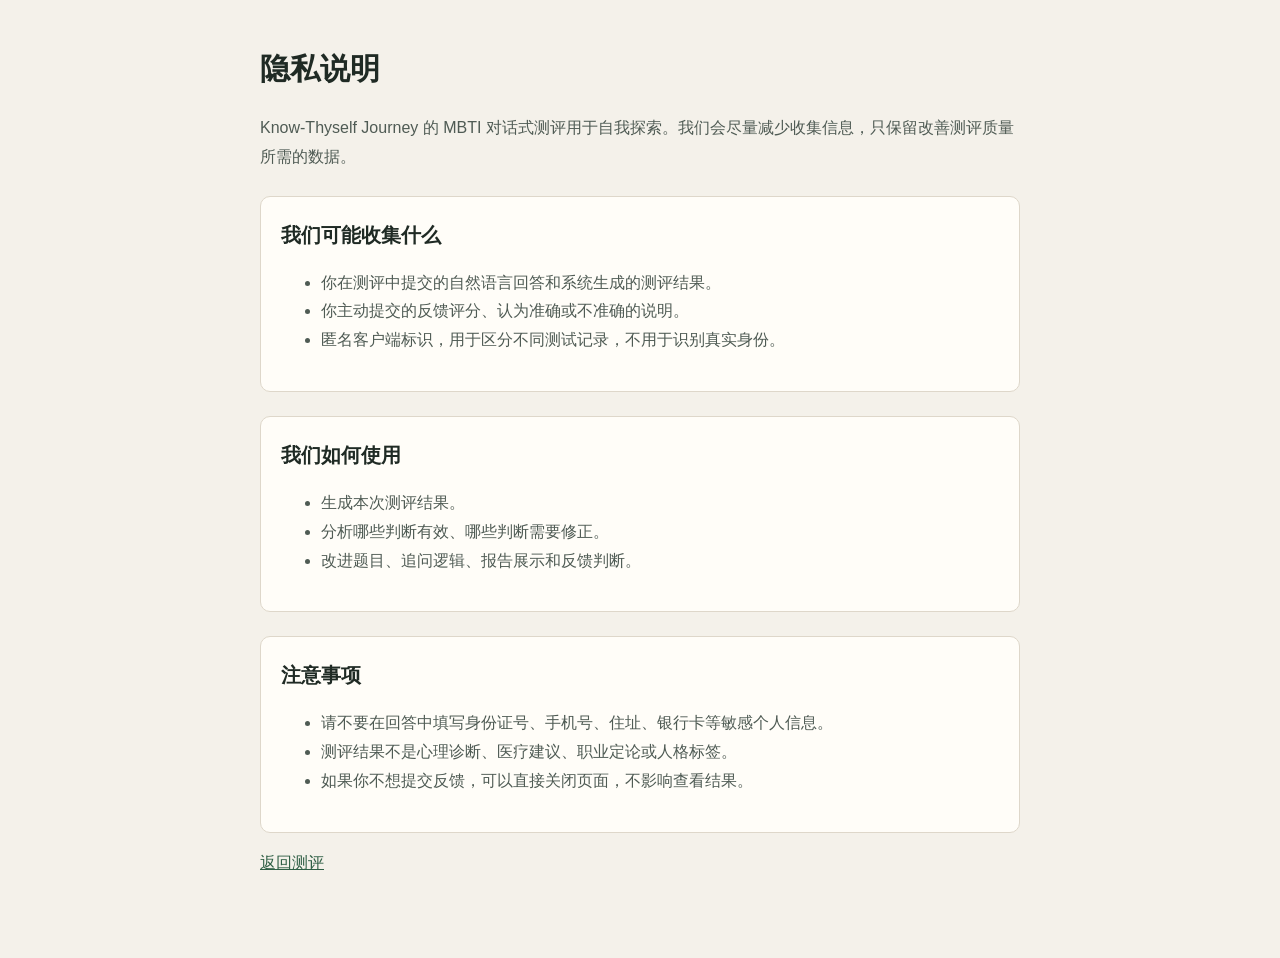
<file: privacy.html>
<!doctype html>
<html lang="zh-CN">
  <head>
    <meta charset="utf-8" />
    <meta name="viewport" content="width=device-width, initial-scale=1" />
    <title>隐私说明｜Know-Thyself Journey</title>
    <style>
      body {
        margin: 0;
        background: #f4f1ea;
        color: #1f2a24;
        font-family: "PingFang SC", "Microsoft YaHei", sans-serif;
        line-height: 1.8;
      }

      main {
        width: min(760px, calc(100vw - 32px));
        margin: 0 auto;
        padding: 42px 0 64px;
      }

      h1 {
        margin: 0 0 18px;
        font-size: 30px;
      }

      section {
        margin-top: 24px;
        padding: 20px;
        border: 1px solid #ded7ca;
        border-radius: 10px;
        background: #fffdf8;
      }

      h2 {
        margin: 0 0 10px;
        font-size: 20px;
      }

      p,
      li {
        color: #4f5b54;
      }

      a {
        color: #2f5f45;
      }
    </style>
  </head>
  <body>
    <main>
      <h1>隐私说明</h1>
      <p>Know-Thyself Journey 的 MBTI 对话式测评用于自我探索。我们会尽量减少收集信息，只保留改善测评质量所需的数据。</p>

      <section>
        <h2>我们可能收集什么</h2>
        <ul>
          <li>你在测评中提交的自然语言回答和系统生成的测评结果。</li>
          <li>你主动提交的反馈评分、认为准确或不准确的说明。</li>
          <li>匿名客户端标识，用于区分不同测试记录，不用于识别真实身份。</li>
        </ul>
      </section>

      <section>
        <h2>我们如何使用</h2>
        <ul>
          <li>生成本次测评结果。</li>
          <li>分析哪些判断有效、哪些判断需要修正。</li>
          <li>改进题目、追问逻辑、报告展示和反馈判断。</li>
        </ul>
      </section>

      <section>
        <h2>注意事项</h2>
        <ul>
          <li>请不要在回答中填写身份证号、手机号、住址、银行卡等敏感个人信息。</li>
          <li>测评结果不是心理诊断、医疗建议、职业定论或人格标签。</li>
          <li>如果你不想提交反馈，可以直接关闭页面，不影响查看结果。</li>
        </ul>
      </section>

      <p><a href="./index.html">返回测评</a></p>
    </main>
  </body>
</html>
</file>
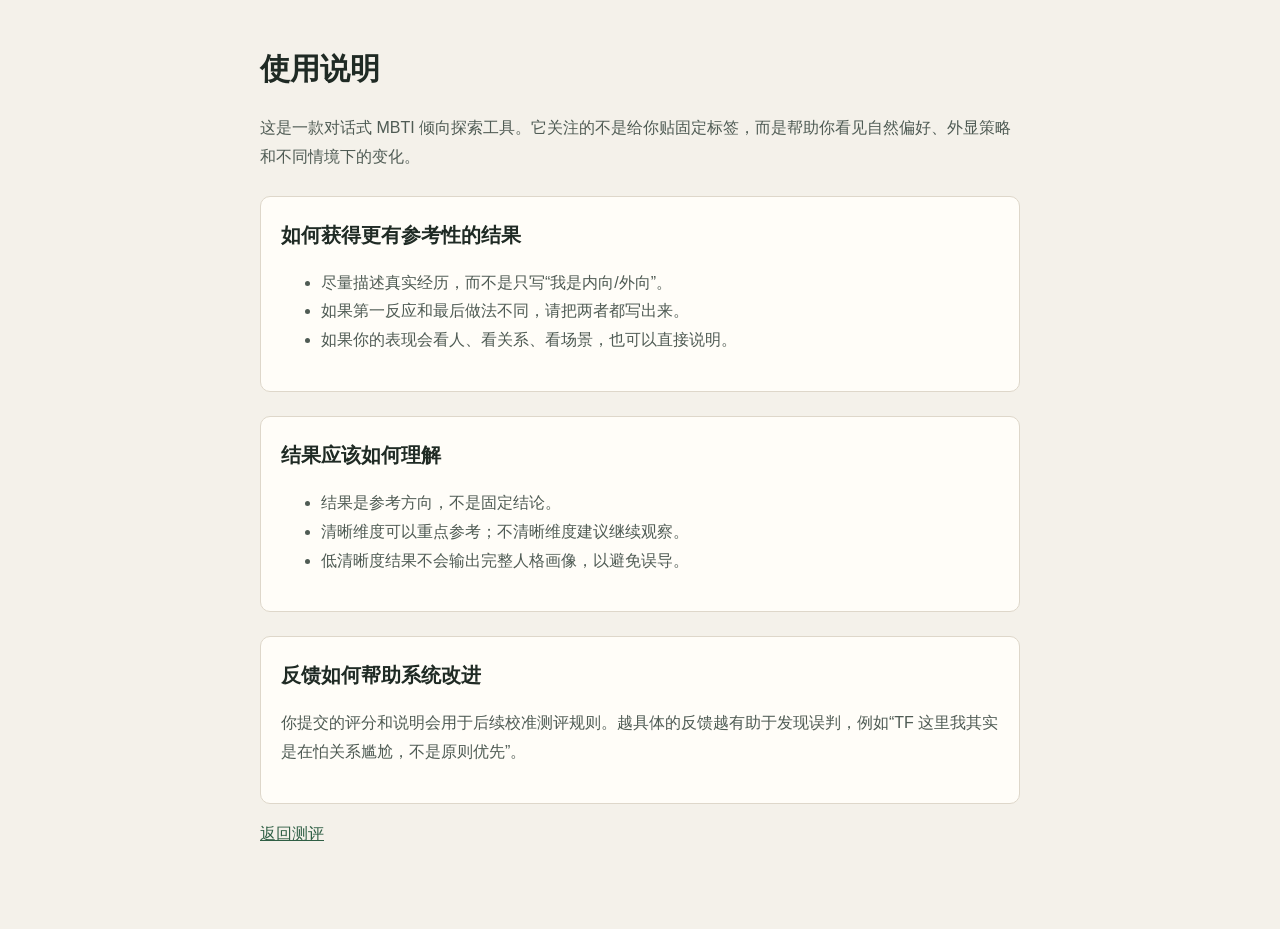
<file: terms.html>
<!doctype html>
<html lang="zh-CN">
  <head>
    <meta charset="utf-8" />
    <meta name="viewport" content="width=device-width, initial-scale=1" />
    <title>使用说明｜Know-Thyself Journey</title>
    <style>
      body {
        margin: 0;
        background: #f4f1ea;
        color: #1f2a24;
        font-family: "PingFang SC", "Microsoft YaHei", sans-serif;
        line-height: 1.8;
      }

      main {
        width: min(760px, calc(100vw - 32px));
        margin: 0 auto;
        padding: 42px 0 64px;
      }

      h1 {
        margin: 0 0 18px;
        font-size: 30px;
      }

      section {
        margin-top: 24px;
        padding: 20px;
        border: 1px solid #ded7ca;
        border-radius: 10px;
        background: #fffdf8;
      }

      h2 {
        margin: 0 0 10px;
        font-size: 20px;
      }

      p,
      li {
        color: #4f5b54;
      }

      a {
        color: #2f5f45;
      }
    </style>
  </head>
  <body>
    <main>
      <h1>使用说明</h1>
      <p>这是一款对话式 MBTI 倾向探索工具。它关注的不是给你贴固定标签，而是帮助你看见自然偏好、外显策略和不同情境下的变化。</p>

      <section>
        <h2>如何获得更有参考性的结果</h2>
        <ul>
          <li>尽量描述真实经历，而不是只写“我是内向/外向”。</li>
          <li>如果第一反应和最后做法不同，请把两者都写出来。</li>
          <li>如果你的表现会看人、看关系、看场景，也可以直接说明。</li>
        </ul>
      </section>

      <section>
        <h2>结果应该如何理解</h2>
        <ul>
          <li>结果是参考方向，不是固定结论。</li>
          <li>清晰维度可以重点参考；不清晰维度建议继续观察。</li>
          <li>低清晰度结果不会输出完整人格画像，以避免误导。</li>
        </ul>
      </section>

      <section>
        <h2>反馈如何帮助系统改进</h2>
        <p>你提交的评分和说明会用于后续校准测评规则。越具体的反馈越有助于发现误判，例如“TF 这里我其实是在怕关系尴尬，不是原则优先”。</p>
      </section>

      <p><a href="./index.html">返回测评</a></p>
    </main>
  </body>
</html>
</file>
